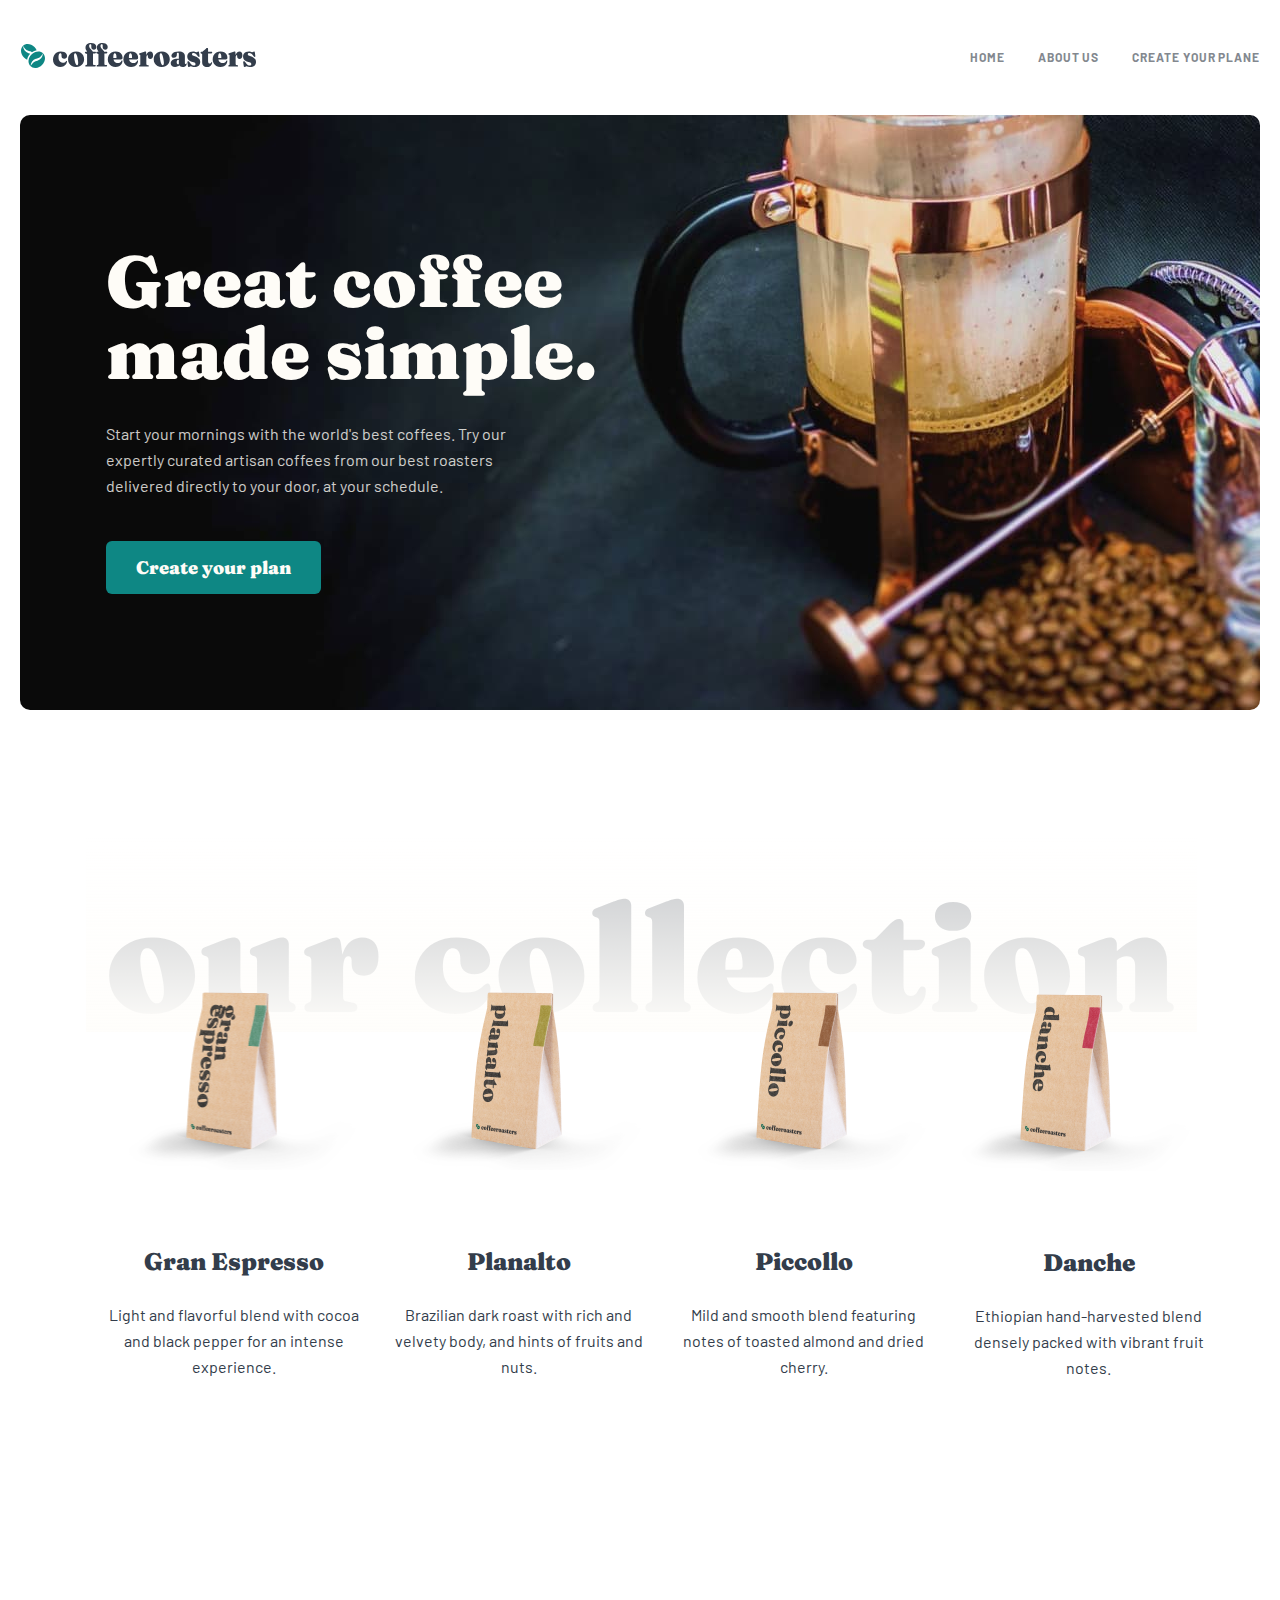
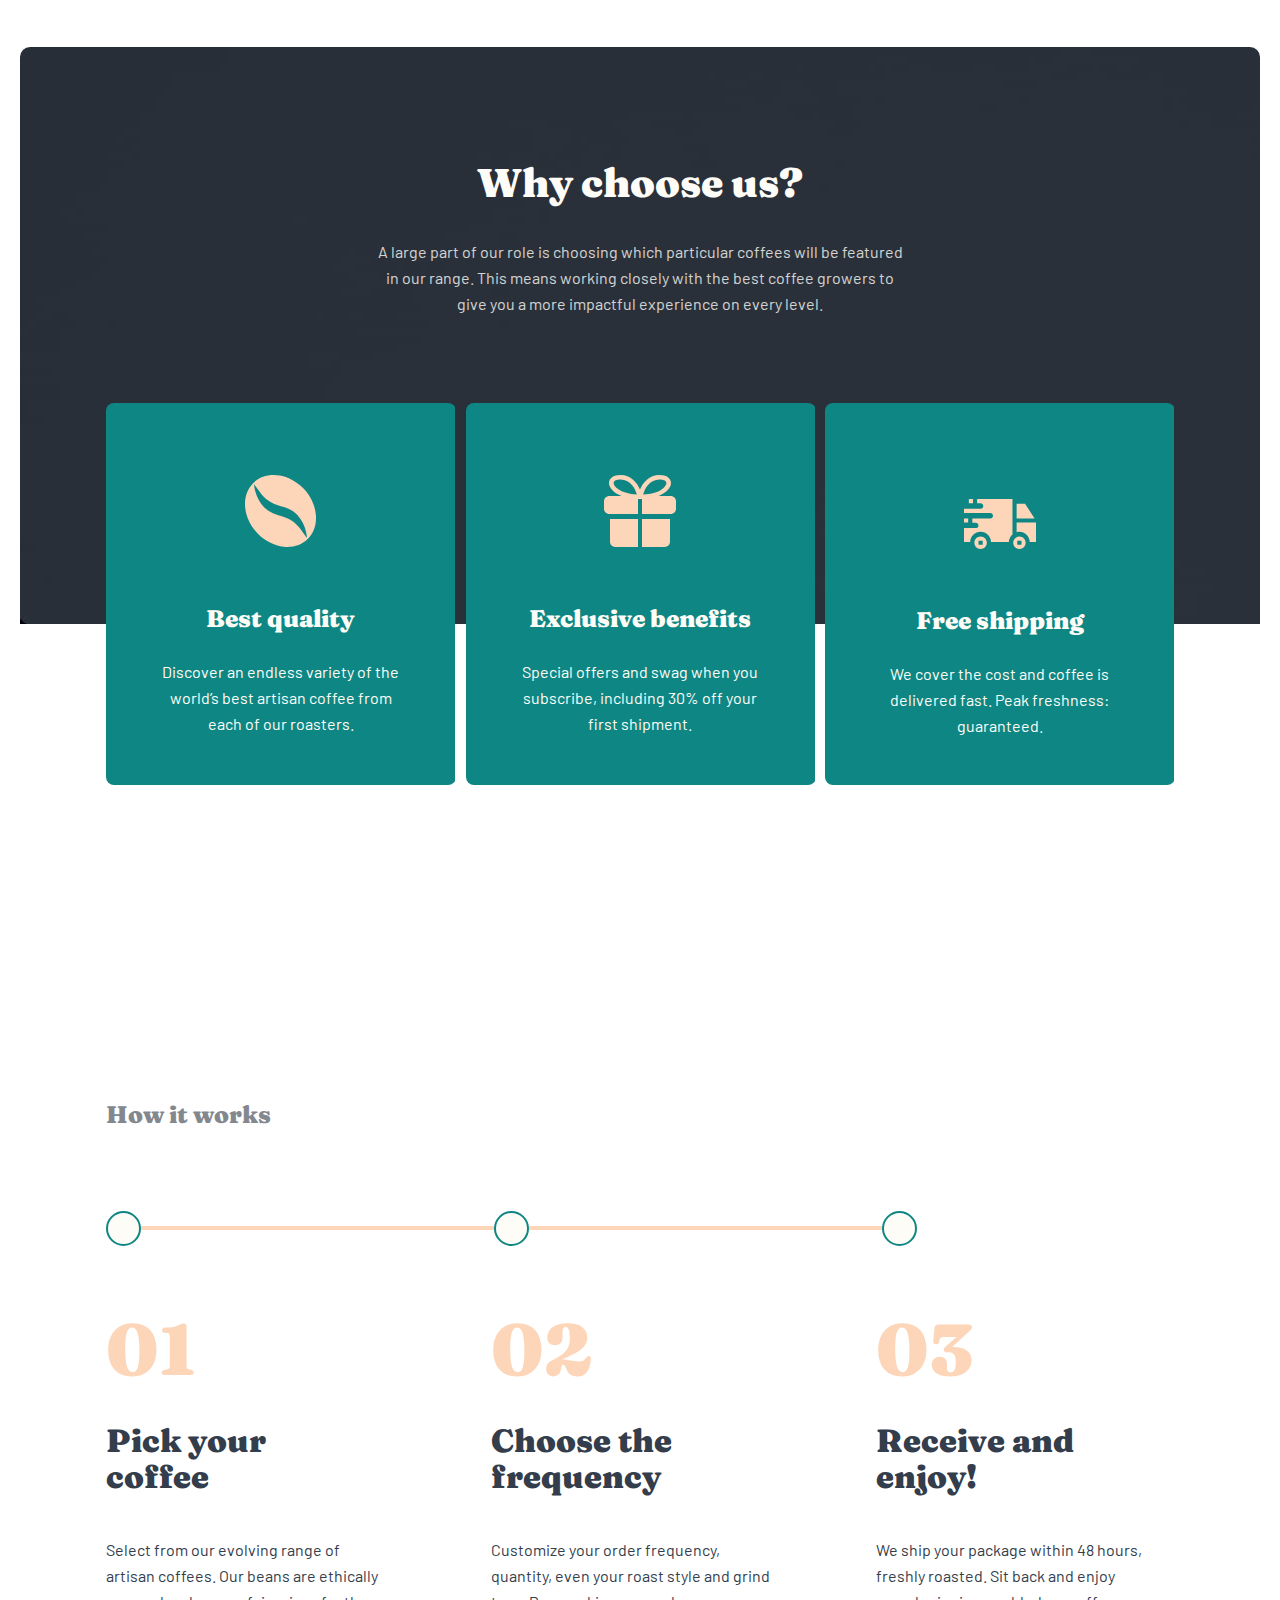
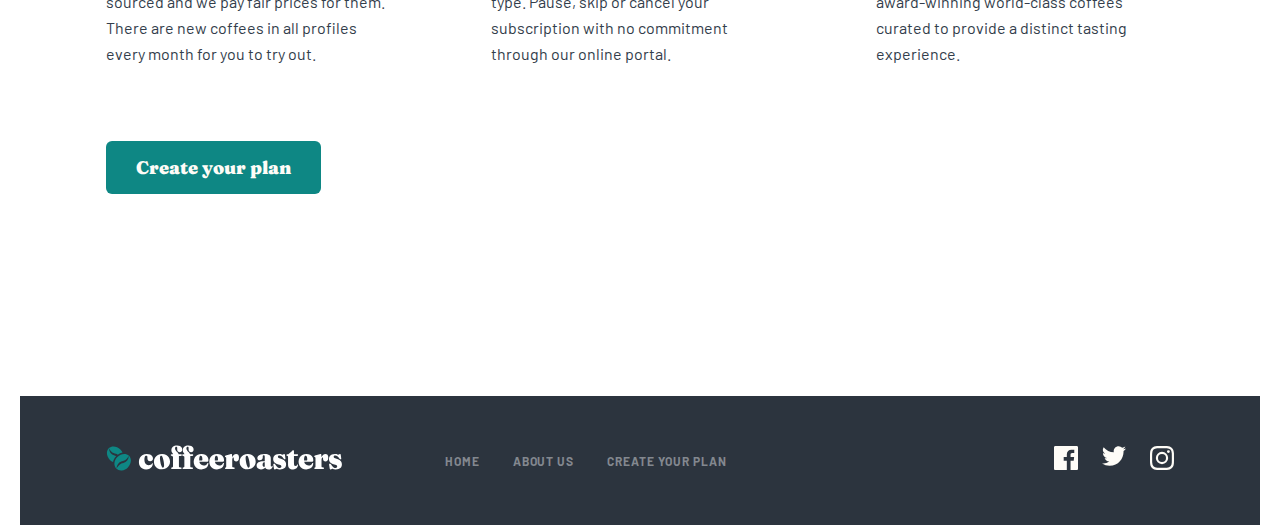
<file: index.html>
<!DOCTYPE html>
<html lang="en">
<head>
  <meta charset="UTF-8">
  <meta http-equiv="X-UA-Compatible" content="IE=edge">
  <meta name="viewport" content="width=device-width, initial-scale=1.0">
  <link rel="stylesheet" href="./css/normalize.css">
  <link rel="stylesheet" href="./css/main.min.css">
  <title>coffeeroasters</title>
</head>
<body>
  
  <!-- ==================header============== -->
  <header class="header">  
    <div class="container"><!-- container -->
      <div class="header__box">
        <a class="logo__link" href="./index.html">
          <img class="header__logo" src="./images/logo.svg" alt="site logo"><!-- logo image -->
        </a><!-- logo link -->
        <div class="header__nav nav"><!-- navbar -->
          <ul class="nav__list"><!-- list -->
            <li class="nav__item"><!-- item -->
              <a class="nav__link" href="#"><!-- HOME link -->
                <p class="nav__title"><!-- HOME -->
                  HOME
                </p>
              </a>
            </li>
            <li class="nav__item"><!-- item -->
              <a class="nav__link" href="./about.html"><!--ABOUT US link-->
                <p class="nav__title"><!-- ABOUT US -->
                  ABOUT US
                </p>
              </a>
            </li>
            <li class="nav__item"><!-- item -->
              <a class="nav__link" href="#"><!-- link for Create your plan -->
                <p class="nav__title"><!-- Create your plan -->
                  CREATE YOUR PLANE
                </p>
              </a>
            </li>
          </ul>
        </div>
      </div>
    </div>
  </header>
  
  <!-- =================main================== -->
  <main class="main">
    <section class="hero"><!-- section -->
      <div class="container"><!-- container -->
        <div class="hero__box"><!-- basic-box -->
          <div class="hero__trunk">
            <h1 class="hero__title"><!-- title -->
              Great coffee
              made simple.
            </h1>
          </div>
          <div class="hero__speechbox">
            <p class="hero__text"><!-- text -->
              Start your mornings with the world's best coffees. Try our expertly curated artisan coffees from our best roasters delivered directly to your door, at your schedule.
            </p>
          </div>
          <div class="hero__linkbox"><!-- link in box -->
            <a class="hero__link" href="#"><!-- link -->
              Create your plan
            </a>
          </div>
        </div>
      </div>
    </section>
    
    <section class="collection">
      <div class="container">
        <div class="collection__box">
          <h2 class="visually-hidden">
            our collection
          </h2>
          <ul class="collection__list">
            <li class="collection__item">
              <img class="collection__img" src="./images/first.png" alt="Gran Espresso">
              <h3 class="collection__title">
                Gran Espresso
              </h3>
              <div class="collection__itembox">
                <p class="collection__text">
                  Light and flavorful blend with cocoa and black pepper for an intense experience.
                </p>
              </div>
            </li>
            <li class="collection__item">
              <img class="collection__img" src="./images/secound.png" alt="Planalto">
              <h3 class="collection__title">
                Planalto
              </h3>
              <div class="collection__itembox">
                <p class="collection__text">
                  Brazilian dark roast with rich and velvety body, and hints of fruits and nuts.
                </p>
              </div>
            </li>
            <li class="collection__item collection__item--four">
              <img class="collection__img" src="./images/three.png" alt="Piccollo">
              <h3 class="collection__title">
                Piccollo
              </h3>
              <div class="collection__itembox">
                <p class="collection__text">
                  Mild and smooth blend featuring notes of toasted almond and dried cherry.
                </p>
              </div>
            </li>
            <li class="collection__item">
              <img class="collection__img collection__img--cover" src="./images/four.png" alt="Danche">
              <h3 class="collection__title">
                Danche
              </h3>
              <div class="collection__itembox">
                <p class="collection__text">
                  Ethiopian hand-harvested blend densely packed with vibrant fruit notes.
                </p>
              </div>
            </li>
          </ul>
        </div>
      </div>
    </section>
    
    <section class="select">
      <div class="container">
        <div class="select__box">
          <h2 class="select__title">
            Why choose us?
          </h2>
          <div class="select__textbox">
            <p class="select__text">
              A large part of our role is choosing which particular coffees will be featured 
              in our range. This means working closely with the best coffee growers to give 
              you a more impactful experience on every level.
            </p>
          </div>
          
          <ul class="select__list">
            <li class="select__item">
              <img class="select__img" src="./images/Shape.svg" alt="Best quality">
              <h3 class="select__subtitle">
                Best quality
              </h3>
              <div class="select__packet">
                <p class="select__subtext">
                  Discover an endless variety of the world’s best artisan coffee from each of our roasters.
                </p>
              </div>
            </li>
            <li class="select__item">
              <img class="select__img" src="./images/gift.svg" alt="Exclusive benefits">
              <h3 class="select__subtitle">
                Exclusive benefits
              </h3>
              <div class="select__packet">
                <p class="select__subtext">
                  Special offers and swag when you subscribe, including 30% off your first shipment.
                </p>
              </div>
            </li>
            <li class="select__item">
              <img class="select__img select__img--new" src="./images/car.svg" alt="Free shipping">
              <h3 class="select__subtitle">
                Free shipping
              </h3>
              <div class="select__packet">
                <p class="select__subtext">
                  We cover the cost and coffee is delivered fast. Peak freshness: guaranteed.
                </p>
              </div>
            </li>
          </ul>
          
        </div>
      </div>
    </section>
    
    <section class="works">
      <div class="container">
        <div class="works__box">
          <h2 class="works__title">
            How it works
          </h2>
          
          <div class="works__spanbox">
            <span class="works__span">
              
            </span>
            <hr class="works__line">
            <span class="works__span">
              
            </span>
            <hr class="works__line">
            <span class="works__span">
              
            </span>
          </div>
          
          <ul class="works__list">
            
            <li class="works__item">
              <strong class="works__subtitle">
                01
              </strong>
              <div class="works__trunk">
                <h3 class="works__subtext">
                  Pick your
                  coffee
                </h3>
              </div>
              <div class="works__packet">
                <p class="works__text">
                  Select from our evolving range of artisan coffees. Our beans are ethically sourced and we pay fair prices for them. There are new coffees in all profiles every month for you to try out.
                </p>
              </div>
            </li>
            
            <li class="works__item">
              <strong class="works__subtitle">
                02
              </strong>
              <div class="works__trunk">
                <h3 class="works__subtext">
                  Choose the frequency
                </h3>
              </div>
              <div class="works__packet">
                <p class="works__text">
                  Customize your order frequency, quantity, even your roast style and grind type. Pause, skip or cancel your subscription with no commitment through our online portal.
                </p>
              </div>
            </li>
            
            <li class="works__item">
              <strong class="works__subtitle">
                03
              </strong>
              <div class="works__trunk">
                <h3 class="works__subtext">
                  Receive and enjoy!
                </h3>
              </div>
              <div class="works__packet">
                <p class="works__text">
                  We ship your package within 48 hours, freshly roasted. Sit back and enjoy award-winning world-class coffees curated to provide a distinct tasting experience.
                </p>
              </div>
            </li>
            
          </ul>
          
          <div class="works__linkbox hero__linkbox">
            <a class="works__link hero__link" href="#"><!-- link -->
              Create your plan
            </a>
          </div>
          
        </div>
      </div>
    </section>
    
  </main>
  
  <!-- =================footer================== -->
  
  <footer class="footer">
    <div class="container">
      <div class="footer__box">
        
        <a class="footer__logolink" href="#" >
          <img class="footer__logo" src="./images/footer.svg" alt="coffeeroaster logo">
        </a>
        <ul class="footer__list">
          <li class="footer__item">
            <a class="footer__link" href="#">
              <p class="footer__title">
                HOME
              </p>
            </a>
          </li>
          
          <li class="footer__item">
            <a class="footer__link" href="#">
              <p class="footer__title">
                ABOUT US
              </p>
            </a>
          </li>
          
          <li class="footer__item">
            <a class="footer__link" href="./about.html">
              <p class="footer__title">
                Create your plan
              </p>
            </a>
          </li>
        </ul>
        
        <div class="footer__social">
          <a class="footer__imglink" href="#" target="blank">
            <img class="footer__img" src="./images/facebook.svg" alt="facebook logo">
          </a>
          <a class="footer__imglink" href="#" target="blank">
            <img class="footer__img" src="./images/twitter.svg" alt="twitter logo">
          </a>
          <a class="footer__imglink" href="#" target="blank">
            <img class="footer__img" src="./images/instagram.svg" alt="instagram logo">
          </a>
        </div>
        
      </div>
    </div>
  </footer>
  
</body>
</html>
</file>
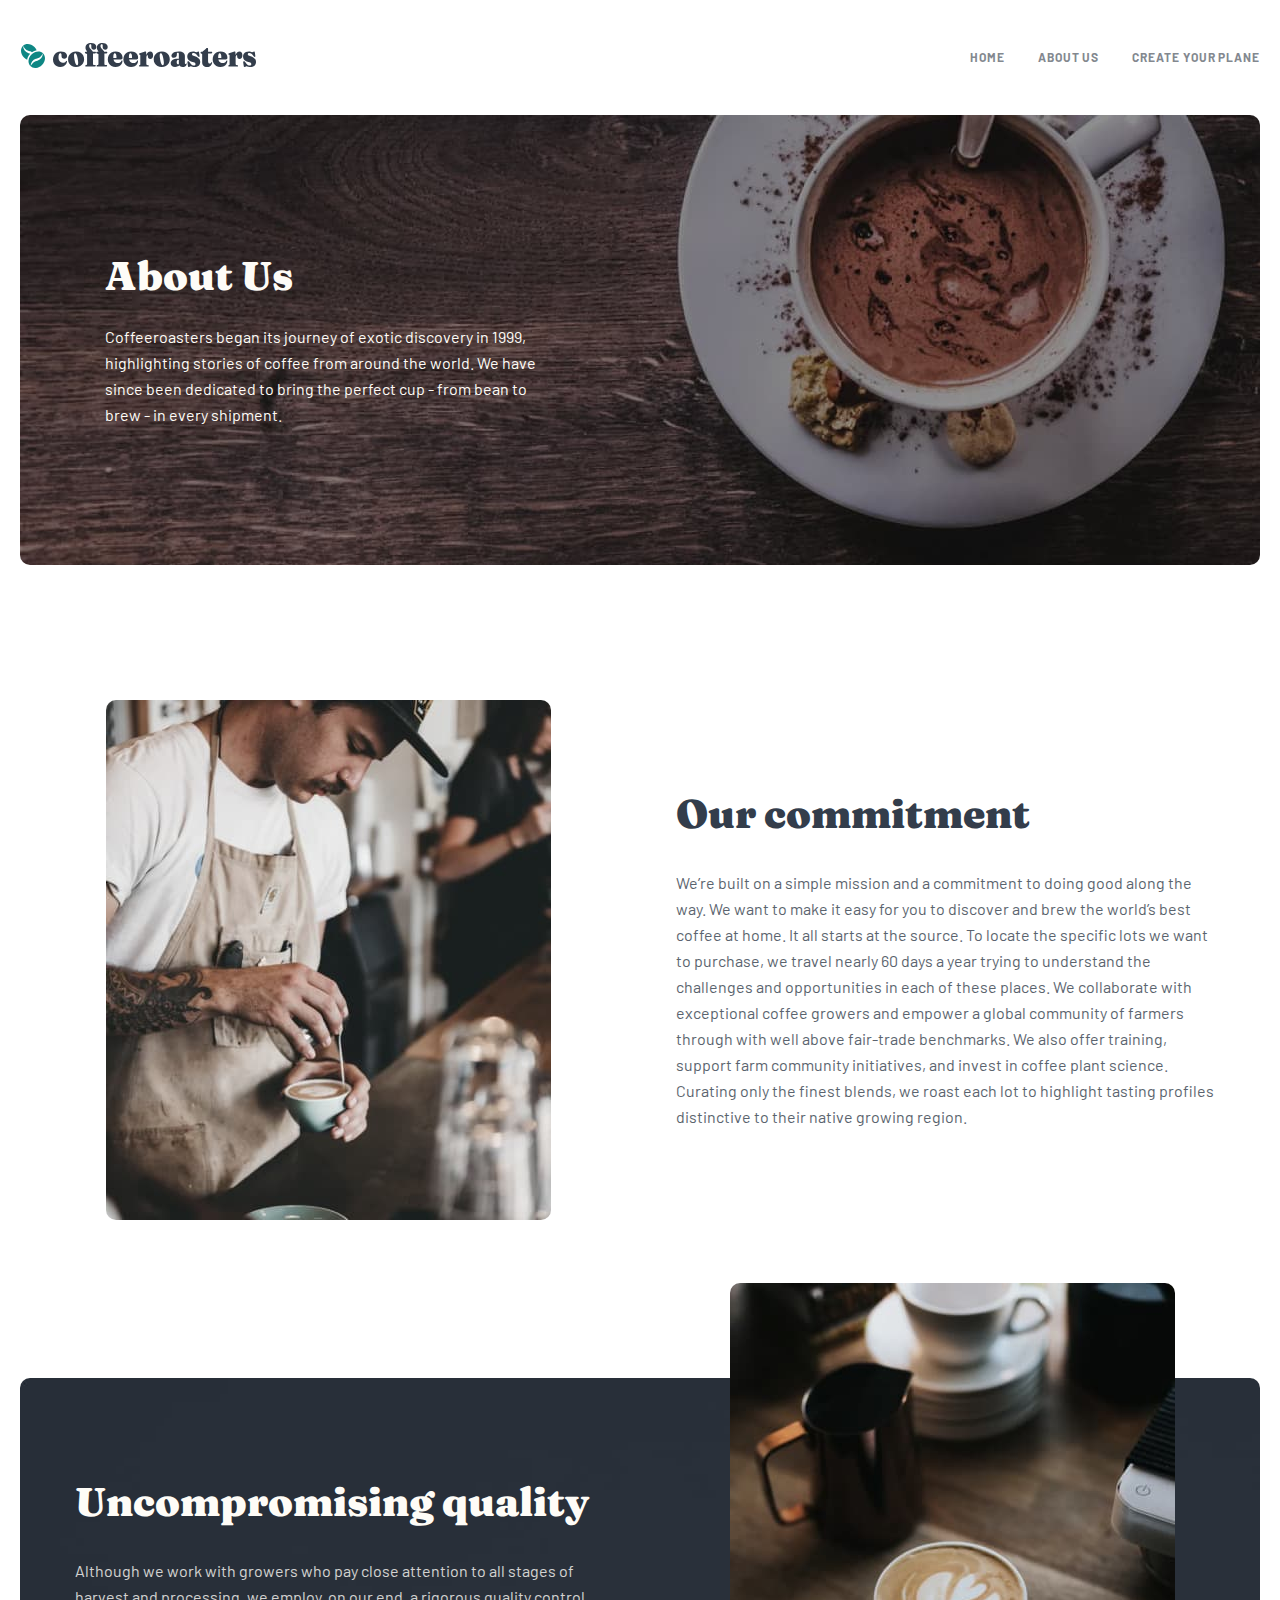
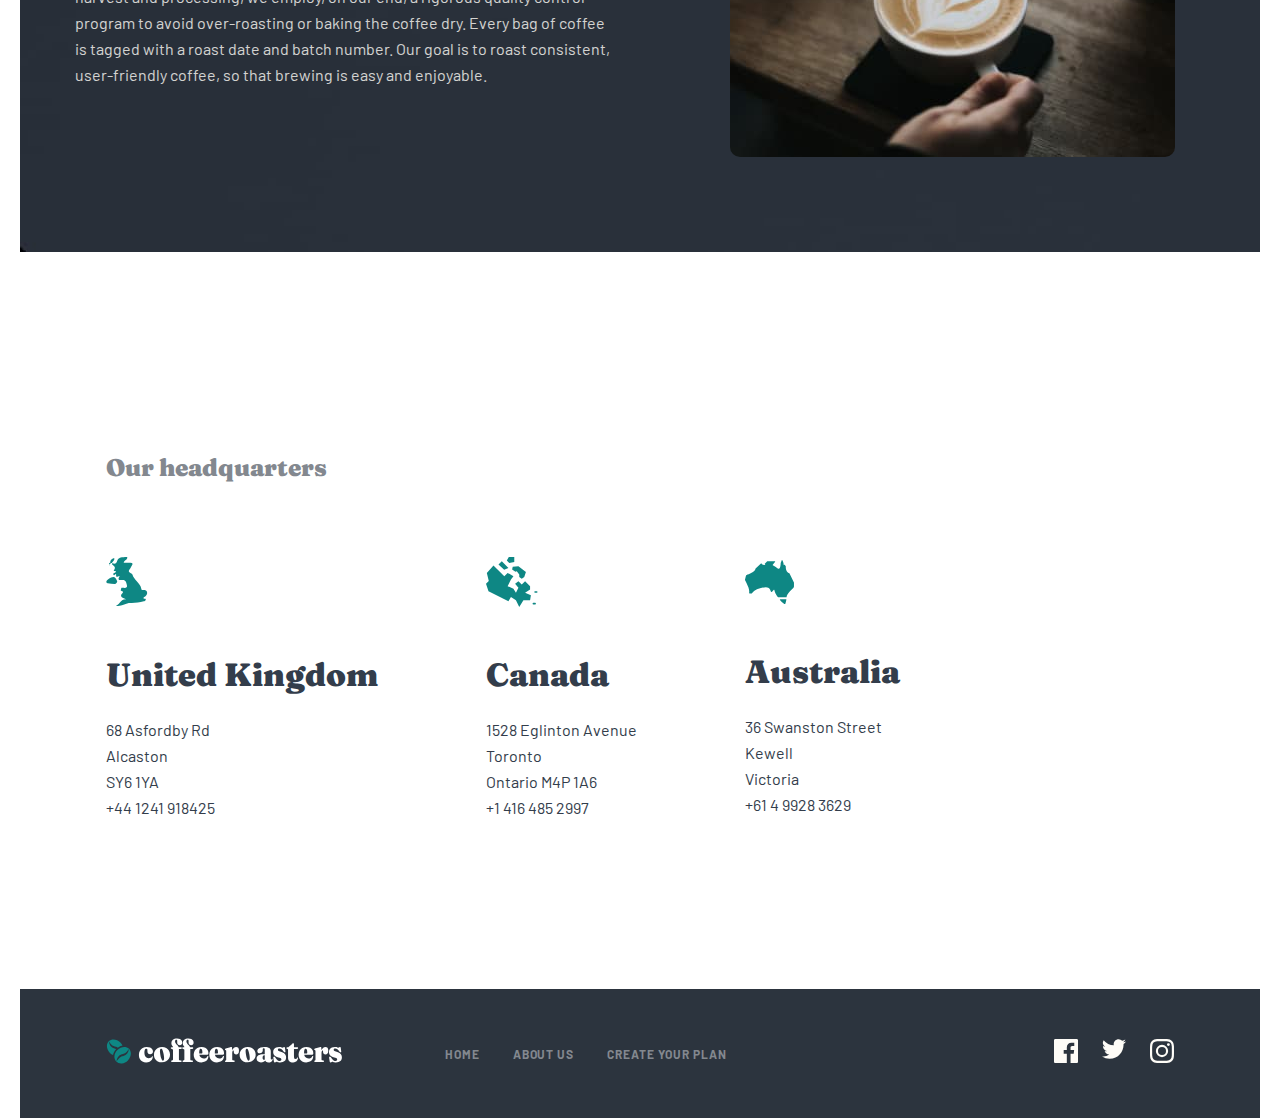
<file: about.html>
<!DOCTYPE html>
<html lang="en">
<head>
  <meta charset="UTF-8">
  <meta http-equiv="X-UA-Compatible" content="IE=edge">
  <meta name="viewport" content="width=device-width, initial-scale=1.0">
  <title>About us</title>
  <link rel="stylesheet" href="./css/normalize.css">
  <link rel="stylesheet" href="./css/main.min.css">
</head>
<body>
  
  <header class="header">  
    <div class="container"><!-- container -->
      <div class="header__box">
        <a class="logo__link" href="./index.html">
          <img class="header__logo" src="./images/logo.svg" alt="site logo"><!-- logo image -->
        </a><!-- logo link -->
        <div class="header__nav nav"><!-- navbar -->
          <ul class="nav__list"><!-- list -->
            <li class="nav__item"><!-- item -->
              <a class="nav__link" href="./index.html"><!-- HOME link -->
                <p class="nav__title"><!-- HOME -->
                  HOME
                </p>
              </a>
            </li>
            <li class="nav__item"><!-- item -->
              <a class="nav__link" href="./about.html"><!--ABOUT US link-->
                <p class="nav__title"><!-- ABOUT US -->
                  ABOUT US
                </p>
              </a>
            </li>
            <li class="nav__item"><!-- item -->
              <a class="nav__link" href="#"><!-- link for Create your plan -->
                <p class="nav__title"><!-- Create your plan -->
                  CREATE YOUR PLANE
                </p>
              </a>
            </li>
          </ul>
        </div>
      </div>
    </div>
  </header>
  
  <main class="main">
    <section class="hero">
      <div class="container">
        <div class="hero__boxs">
          <h2 class="hero__titles">
            About Us
          </h2>
          <div class="hero__textboxs">
            <p class="hero__texts">
              Coffeeroasters began its journey of exotic discovery in 1999, highlighting stories of coffee from around the world. We have since been dedicated to bring the perfect cup - from bean to brew - in every shipment.
            </p>
          </div>
        </div>
      </div>
    </section>
    
    <section class="commitment">
      <div class="container">
        <div class="commitment__box">
          <img class="commitment__imag" src="./images/Bitmap.jpg" alt="waiter make ready coffe" width="485">
          <div class="commitment__trunk">
            <h2 class="commitment__title">
              Our commitment
            </h2>
            <div class="commitment__textbox">
              <p class="commitment__text">
                We’re built on a simple mission and a commitment to doing good along the way. We want to make it easy for you to discover and brew the world’s best coffee at home. It all starts at the source. To locate the specific lots we want to purchase, we travel nearly 60 days a year trying to understand the challenges and opportunities in each of these places. We collaborate with exceptional coffee growers and empower a global community of farmers through with well above fair-trade benchmarks. We also offer training, support farm community initiatives, and invest in coffee plant science. Curating only the finest blends, we roast each lot to highlight tasting profiles distinctive to their native growing region.
              </p>
            </div>
          </div>
        </div>
      </div>
    </section>
    
    <section class="quality">
      <div class="container">
        <div class="quality__box">
          <img class="quality__imag" src="./images/quality.jpg" alt="Coffe in glass">
          <div class="quality__textbox">
            <h2 class="quality__title">
              Uncompromising quality
            </h2>
            <div class="quality__packet">
              <p class="quality__text">
                Although we work with growers who pay close attention to all stages of harvest and processing, we employ, on our end, a rigorous quality control program to avoid over-roasting or baking the coffee dry. Every bag of coffee is tagged with a roast date and batch number. Our goal is to roast consistent, user-friendly coffee, so that brewing is easy and enjoyable.
              </p>
            </div>
          </div>
        </div>
      </div>
    </section>
    
    <section class="quartes">
      <div class="container">
        <div class="quartes__box">
          <h2 class="quartes__title">
            Our headquarters
          </h2>
          
          <ul class="quartes__list">
            
            <li class="quartes__item">
              <img class="quartes__img" src="./images/britian.svg" alt="Great Britian's map ">
              <h3 class="quartes__subtitle">
                United Kingdom
              </h3>
              <div class="quartes__textbox">
                <p class="quartes__subtext">
                  68  Asfordby Rd
                </p>
                <p class="quartes__subtext">
                  Alcaston
                </p>
                <p class="quartes__subtext">
                  SY6 1YA
                </p>
                <a class="quartes__link" href="tel:+441241918425">
                  <p class="quartes__subtext">
                    +44 1241 918425
                  </p>
                </a>
              </div>
            </li>
            <li class="quartes__item">
              <img class="quartes__img" src="./images/canada.svg" alt="Canada's map">
              <h3 class="quartes__subtitle">
                Canada
              </h3>
              <div class="quartes__textbox">
                <p class="quartes__subtext">
                  1528  Eglinton Avenue
                </p>
                <p class="quartes__subtext">
                  Toronto
                </p>
                <p class="quartes__subtext">
                  Ontario M4P 1A6
                </p>
                <a class="quartes__link" href="tel:+14164852997">
                  <p class="quartes__subtext">
                    +1 416 485 2997
                  </p>
                </a>
              </div>
            </li>
            <li class="quartes__item">
              <img class="quartes__img" src="./images/australian.svg" alt="Austrilan's map">
              <h3 class="quartes__subtitle">
                Australia
              </h3>
              <div class="quartes__textbox">
                <p class="quartes__subtext">
                  36 Swanston Street
                </p>
                <p class="quartes__subtext">
                  Kewell
                </p>
                <p class="quartes__subtext">
                  Victoria
                </p>
                <a class="quartes__link" href="tel:+61499283629">
                  <p class="quartes__subtext">
                    +61 4 9928 3629
                  </p>
                </a>
              </div>
            </li>
          </ul>
        </div>
      </div>
    </section>
    
  </main>

  <footer class="footer">
    <div class="container">
      <div class="footer__box">
        
        <a class="footer__logolink" href="#" >
          <img class="footer__logo" src="./images/footer.svg" alt="coffeeroaster logo">
        </a>
        <ul class="footer__list">
          <li class="footer__item">
            <a class="footer__link" href="./index.html">
              <p class="footer__title">
                HOME
              </p>
            </a>
          </li>
          
          <li class="footer__item">
            <a class="footer__link" href="./about.html">
              <p class="footer__title">
                ABOUT US
              </p>
            </a>
          </li>
          
          <li class="footer__item">
            <a class="footer__link" href="#">
              <p class="footer__title">
                Create your plan
              </p>
            </a>
          </li>
        </ul>
        
        <div class="footer__social">
          <a class="footer__imglink" href="#" target="blank">
            <img class="footer__img" src="./images/facebook.svg" alt="facebook logo">
          </a>
          <a class="footer__imglink" href="#" target="blank">
            <img class="footer__img" src="./images/twitter.svg" alt="twitter logo">
          </a>
          <a class="footer__imglink" href="#" target="blank">
            <img class="footer__img" src="./images/instagram.svg" alt="instagram logo">
          </a>
        </div>
        
      </div>
    </div>
  </footer>
  
</body>
</html>
</file>
<file: css/main.min.css>
@font-face{font-family:"Barlow";font-style:normal;font-weight:400;src:url("../fonts/barlow-v5-latin-ext_latin-regular.woff2") format("woff2"),url("../fonts/barlow-v5-latin-ext_latin-regular.woff") format("woff")}@font-face{font-family:"Barlow";font-style:normal;font-weight:700;src:url("../fonts/barlow-v5-latin-ext_latin-700.woff2") format("woff2"),url("../fonts/barlow-v5-latin-ext_latin-700.woff") format("woff")}@font-face{font-family:"Fraunces";font-display:swap;font-weight:100 900;src:url("../fonts/Fraunces9pt-Black.woff2") format("woff2")}html{-webkit-box-sizing:border-box;box-sizing:border-box}body{margin:0}ul,ol{list-style:none}.visually-hidden{position:absolute;width:1px;height:1px;margin:-1px;padding:0;overflow:hidden;border:0;clip:rect(0 0 0 0)}.container{width:1240px;padding-right:20px;padding-left:20px;margin:0 auto}.header__box{display:-webkit-box;display:-ms-flexbox;display:flex;-webkit-box-align:center;-ms-flex-align:center;align-items:center;-webkit-box-pack:justify;-ms-flex-pack:justify;justify-content:space-between}.nav__list{display:-webkit-box;display:-ms-flexbox;display:flex;padding:0;margin:0}.nav__item{margin-right:33px}.nav__item:nth-child(3){margin-right:0}.nav__link{text-decoration:none;margin:0}.nav__title{font-family:"Barlow" , "Arial" , sans-serif;font-style:normal;font-weight:bold;font-size:12px;line-height:15px;letter-spacing:0.923077px;color:#83888F;margin:50px 0}.nav__title:hover{color:#333D4B}.hero__box{background-image:url("/images/back.jpg");background-repeat:no-repeat;border-radius:10px;padding:130px 0 130px 86px}.hero__trunk{width:493px;margin-bottom:32px}.hero__title{font-family:"Fraunces" , "Arial" , sans-serif;font-style:normal;font-weight:900;font-size:72px;line-height:72px;color:#FEFCF7;margin:0}.hero__speechbox{width:445px;margin-bottom:56px}.hero__text{font-family:"Barlow" , "Arial" , sans-serif;font-style:normal;font-weight:normal;font-size:16px;line-height:26px;color:#FEFCF7;mix-blend-mode:normal;opacity:0.8;margin:0}.hero__link{font-family:"Fraunces" , "Arial" , sans-serif;font-style:normal;font-weight:900;font-size:18px;text-decoration:none;line-height:25px;text-align:center;color:#FEFCF7;background:#0E8784;border-radius:6px;padding:15px 30px}.hero__link:hover{background:#66D2CF;border-radius:6px}.hero__link .example{display:-ms-grid;display:grid;-webkit-transition:all .5s;transition:all .5s;-webkit-user-select:none;-moz-user-select:none;-ms-user-select:none;user-select:none;background:-webkit-gradient(linear, left top, left bottom, from(white), to(black));background:linear-gradient(to bottom, white, black)}.collection{padding:250px 0;background-image:url("/images/background.svg");background-position:51% 17%;background-repeat:no-repeat}.collection__list{display:-webkit-box;display:-ms-flexbox;display:flex;-webkit-box-pack:justify;-ms-flex-pack:justify;-webkit-box-align:center;-ms-flex-align:center;align-items:center;padding:0 86px}.collection__item{width:255px;margin-right:30px}.collection__img{width:256px;height:193px;-o-object-fit:cover;object-fit:cover}.collection__img--cover{width:235px;height:177px;-o-object-fit:cover;object-fit:cover;padding-top:18px}.collection__itembox{width:255px}.collection__title{font-family:"Fraunces", "Arial" , sans-serif;font-style:normal;font-weight:900;font-size:24px;line-height:32px;text-align:center;color:#333D4B;margin:0;margin-top:72px}.collection__text{font-family:"Barlow", "Arial" , sans-serif;font-style:normal;font-weight:normal;font-size:16px;line-height:26px;text-align:center;color:#333D4B;margin:0;margin-top:24px}.select__box{background-image:url("/images/fon.jpg");background-repeat:no-repeat;border-radius:10px;padding:112px 86px}.select__title{font-family:"Fraunces", "Arial" , sans-serif;font-style:normal;font-weight:900;font-size:40px;line-height:48px;text-align:center;color:#FEFCF7;margin:0}.select__textbox{width:540px;margin:0 auto}.select__text{font-family:"Barlow", "Arial" , sans-serif;font-style:normal;font-weight:normal;font-size:16px;line-height:26px;text-align:center;color:#FEFCF7;mix-blend-mode:normal;opacity:0.8;margin:0;margin-top:32px}.select__list{display:-webkit-box;display:-ms-flexbox;display:flex;-webkit-box-pack:justify;-ms-flex-pack:justify;justify-content:space-between;margin:0;margin-top:86px;padding:0}.select__item{background-image:url("/images/Rectangle.svg");background-repeat:no-repeat;position:relative}.select__img{display:block;margin:0 auto;margin-top:72px;margin-bottom:56px}.select__img--new{margin-top:96px}.select__subtitle{font-family:"Fraunces", "Arial" , sans-serif;font-style:normal;font-weight:900;font-size:24px;line-height:32px;text-align:center;margin:0;color:#FEFCF7}.select__packet{width:255px;margin:24px 47px 48px 47px}.select__subtext{font-family:"Barlow", "Arial" , sans-serif;font-style:normal;font-weight:normal;font-size:16px;line-height:26px;text-align:center;color:#FEFCF7;margin:0}.works__box{padding:0  86px}.works__title{font-family:"Fraunces" , "Arial" , sans-serif;font-style:normal;font-weight:900;font-size:24px;line-height:32px;color:#83888F;margin:0;margin-top:200px;margin-bottom:80px}.works__spanbox{display:-webkit-box;display:-ms-flexbox;display:flex}.works__span{display:block;width:31px;height:31px;background:#FEFCF7;border:2px solid #0E8784;border-radius:100%}.works__line{width:349px;border:2px solid #FDD6BA;margin:0;margin-top:15px}.works__list{display:-webkit-box;display:-ms-flexbox;display:flex;-webkit-box-align:center;-ms-flex-align:center;align-items:center;margin:0;margin-top:67px;padding:0}.works__item{margin-bottom:72px}.works__item:nth-child(2){margin-right:100px;margin-left:100px}.works__subtitle{font-family:"Fraunces" , "Arial" , sans-serif;font-style:normal;font-weight:900;font-size:72px;line-height:72px;color:#FDD6BA}.works__trunk{width:255px;margin-top:38px;margin-bottom:42px}.works__subtext{font-family:"Fraunces" , "Arial" , sans-serif;font-style:normal;font-weight:900;font-size:32px;line-height:36px;color:#333D4B;margin:0}.works__packet{width:285px}.works__text{font-family:"Barlow", "Arial" , sans-serif;font-style:normal;font-weight:normal;font-size:16px;line-height:26px;color:#333D4B}.works__linkbox{margin-bottom:216px}.footer__box{display:-webkit-box;display:-ms-flexbox;display:flex;padding:0 86px;-webkit-box-align:center;-ms-flex-align:center;align-items:center;vertical-align:middle;background:#2C343E}.footer__list{display:-webkit-box;display:-ms-flexbox;display:flex;margin:0;margin-left:103px;padding:0}.footer__item:nth-child(2){margin-right:33px;margin-left:33px}.footer__link{text-decoration:none}.footer__title{font-family:"Barlow", "Arial" , sans-serif;font-style:normal;font-weight:bold;font-size:12px;line-height:15px;letter-spacing:0.923077px;text-transform:uppercase;color:#83888F;margin:0;margin-top:53px;margin-bottom:51px}.footer__title:hover{color:#FEFCF7}.footer__social{display:-webkit-box;display:-ms-flexbox;display:flex;margin-left:auto;margin-top:50px;margin-bottom:50px}.footer__img:hover{background:#FDD6BA}.footer__imglink:nth-child(2){margin-right:24px;margin-left:24px}.hero__boxs{background-image:url("/images/Object.jpg");background-repeat:no-repeat;border-radius:10px;padding:137px 85px}.hero__titles{font-family:"Fraunces" , "Verdana" , sans-serif;font-style:normal;font-weight:900;font-size:40px;line-height:48px;color:#FEFCF7;margin:0;margin-bottom:24px}.hero__textboxs{width:445px}.hero__texts{font-family:"Barlow" , "Verdana" , sans-serif;font-style:normal;font-weight:normal;font-size:16px;line-height:26px;color:#FEFCF7;margin:0}.commitment{padding-top:135px;padding-bottom:158px}.commitment__box{display:-webkit-box;display:-ms-flexbox;display:flex;-webkit-box-align:center;-ms-flex-align:center;align-items:center;padding:0 86px}.commitment__imag{border-radius:10px}.commitment__trunk{margin-left:125px}.commitment__title{font-family:"Fraunces" , "Verdana" , sans-serif;font-style:normal;font-weight:900;font-size:40px;line-height:48px;color:#333D4B;margin:0;margin-bottom:32px}.commitment__textbox{width:540px}.commitment__text{font-family:"Barlow" , "Verdana" , sans-serif;font-style:normal;font-weight:normal;font-size:16px;line-height:26px;color:#333D4B;opacity:0.8;margin:0}.quality__box{display:-webkit-box;display:-ms-flexbox;display:flex;-webkit-box-orient:horizontal;-webkit-box-direction:reverse;-ms-flex-direction:row-reverse;flex-direction:row-reverse;background-image:url("/images/quality_bck.jpg");background-repeat:no-repeat;border-radius:10px;padding:100px 85px}.quality__imag{position:relative;bottom:195px;border-radius:10px}.quality__textbox{margin-right:115px}.quality__title{font-family:"Fraunces" , "Verdana" , sans-serif;font-style:normal;font-weight:900;font-size:40px;line-height:48px;color:#FEFCF7;margin:0;margin-bottom:32px}.quality__packet{width:540px}.quality__text{font-family:"Barlow" , "Verdana" , sans-serif;font-style:normal;font-weight:normal;font-size:16px;line-height:26px;color:#FEFCF7;opacity:0.8;margin:0}.quartes__box{padding:0 86px 168px}.quartes__title{font-family:"Fraunces" , "Verdana" , sans-serif;font-style:normal;font-weight:900;font-size:24px;line-height:32px;color:#83888F;margin:0 0 72px}.quartes__list{display:-webkit-box;display:-ms-flexbox;display:flex;-webkit-box-align:center;-ms-flex-align:center;align-items:center;padding:0;margin:0}.quartes__item{margin-right:108px}.quartes__img{margin-bottom:46px}.quartes__subtitle{font-family:"Fraunces" , "Verdana" , sans-serif;font-style:normal;font-weight:900;font-size:32px;line-height:36px;color:#333D4B;margin:0;margin-bottom:24px}.quartes__subtext{font-family:"Barlow" , "Verdana" , sans-serif;font-style:normal;font-weight:normal;font-size:16px;line-height:26px;color:#333D4B;margin:0}.quartes__link{text-decoration:none}
/*# sourceMappingURL=main.min.css.map */
</file>
